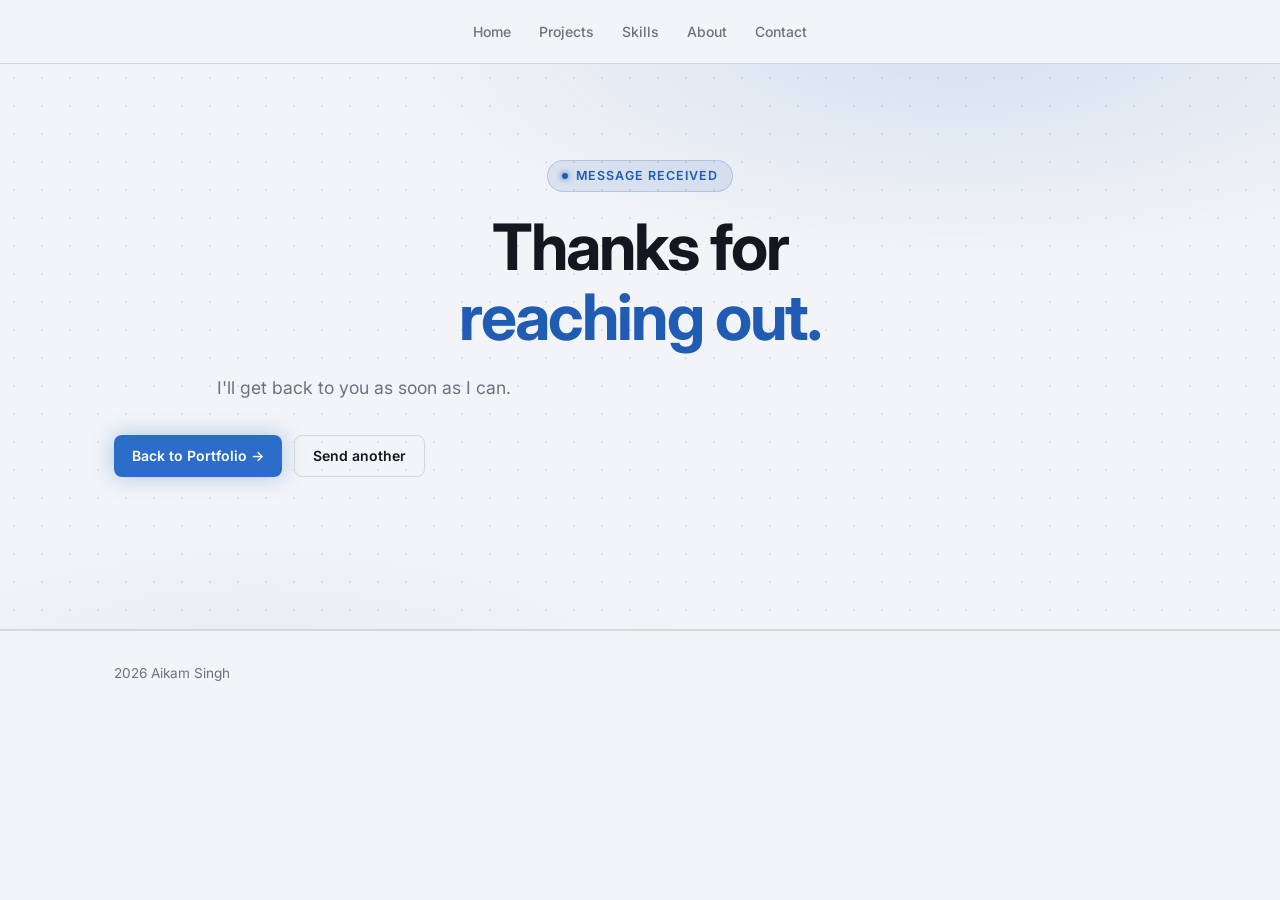
<file: success.html>
<!DOCTYPE html>
<html lang="en" data-theme="light">

<head>
  <meta charset="UTF-8" />
  <meta name="viewport" content="width=device-width, initial-scale=1.0" />
  <title>Message Sent</title>
  <link rel="preconnect" href="https://fonts.googleapis.com" />
  <link rel="preconnect" href="https://fonts.gstatic.com" crossorigin />
  <link href="https://fonts.googleapis.com/css2?family=Inter:wght@400;500;600;700&display=swap" rel="stylesheet" />
  <link rel="stylesheet" href="style.css" />
</head>

<body>

  <!-- ── Nav ───────────────────────────────────────────────────── -->
  <nav>
    <div class="container nav-inner">
      <ul class="nav-links">
        <li><a href="/#home">Home</a></li>
        <li><a href="/#projects">Projects</a></li>
        <li><a href="/#skills">Skills</a></li>
        <li><a href="/#about">About</a></li>
        <li><a href="/#contact">Contact</a></li>
      </ul>

      <div class="nav-actions">
        <button class="hamburger" id="hamburger" aria-label="Menu" aria-expanded="false">
          <span></span><span></span><span></span>
        </button>
      </div>
    </div>
  </nav>

  <!-- Mobile menu -->
  <div class="mobile-menu" id="mobile-menu">
    <a href="/#home">Home</a>
    <a href="/#projects">Projects</a>
    <a href="/#skills">Skills</a>
    <a href="/#about">About</a>
    <a href="/#contact">Contact</a>
  </div>

  <!-- ── Success ────────────────────────────────────────────────── -->
  <section id="home">
    <div class="hero-bg-grid" aria-hidden="true"></div>
    <div class="hero-glow" aria-hidden="true"></div>

    <div class="container">
      <div class="hero-grid hero-single-col">
        <div class="hero-text hero-text-centered">
          <div class="hero-tag">
            <span class="hero-tag-dot" aria-hidden="true"></span>
            Message received
          </div>
          <h1>Thanks for<br><span class="name">reaching out.</span></h1>
          <p class="hero-desc">I'll get back to you as soon as I can.</p>
          <div class="hero-cta">
            <a href="/" class="btn btn-primary btn-glow">Back to Portfolio →</a>
            <a href="/#contact" class="btn btn-outline">Send another</a>
          </div>
        </div>
      </div>
    </div>
  </section>

  <!-- ── Footer ─────────────────────────────────────────────────── -->
  <footer>
    <div class="container footer-inner">
      <p>2026 Aikam Singh</p>
    </div>
  </footer>

  <script src="main.js"></script>
</body>

</html>
</file>
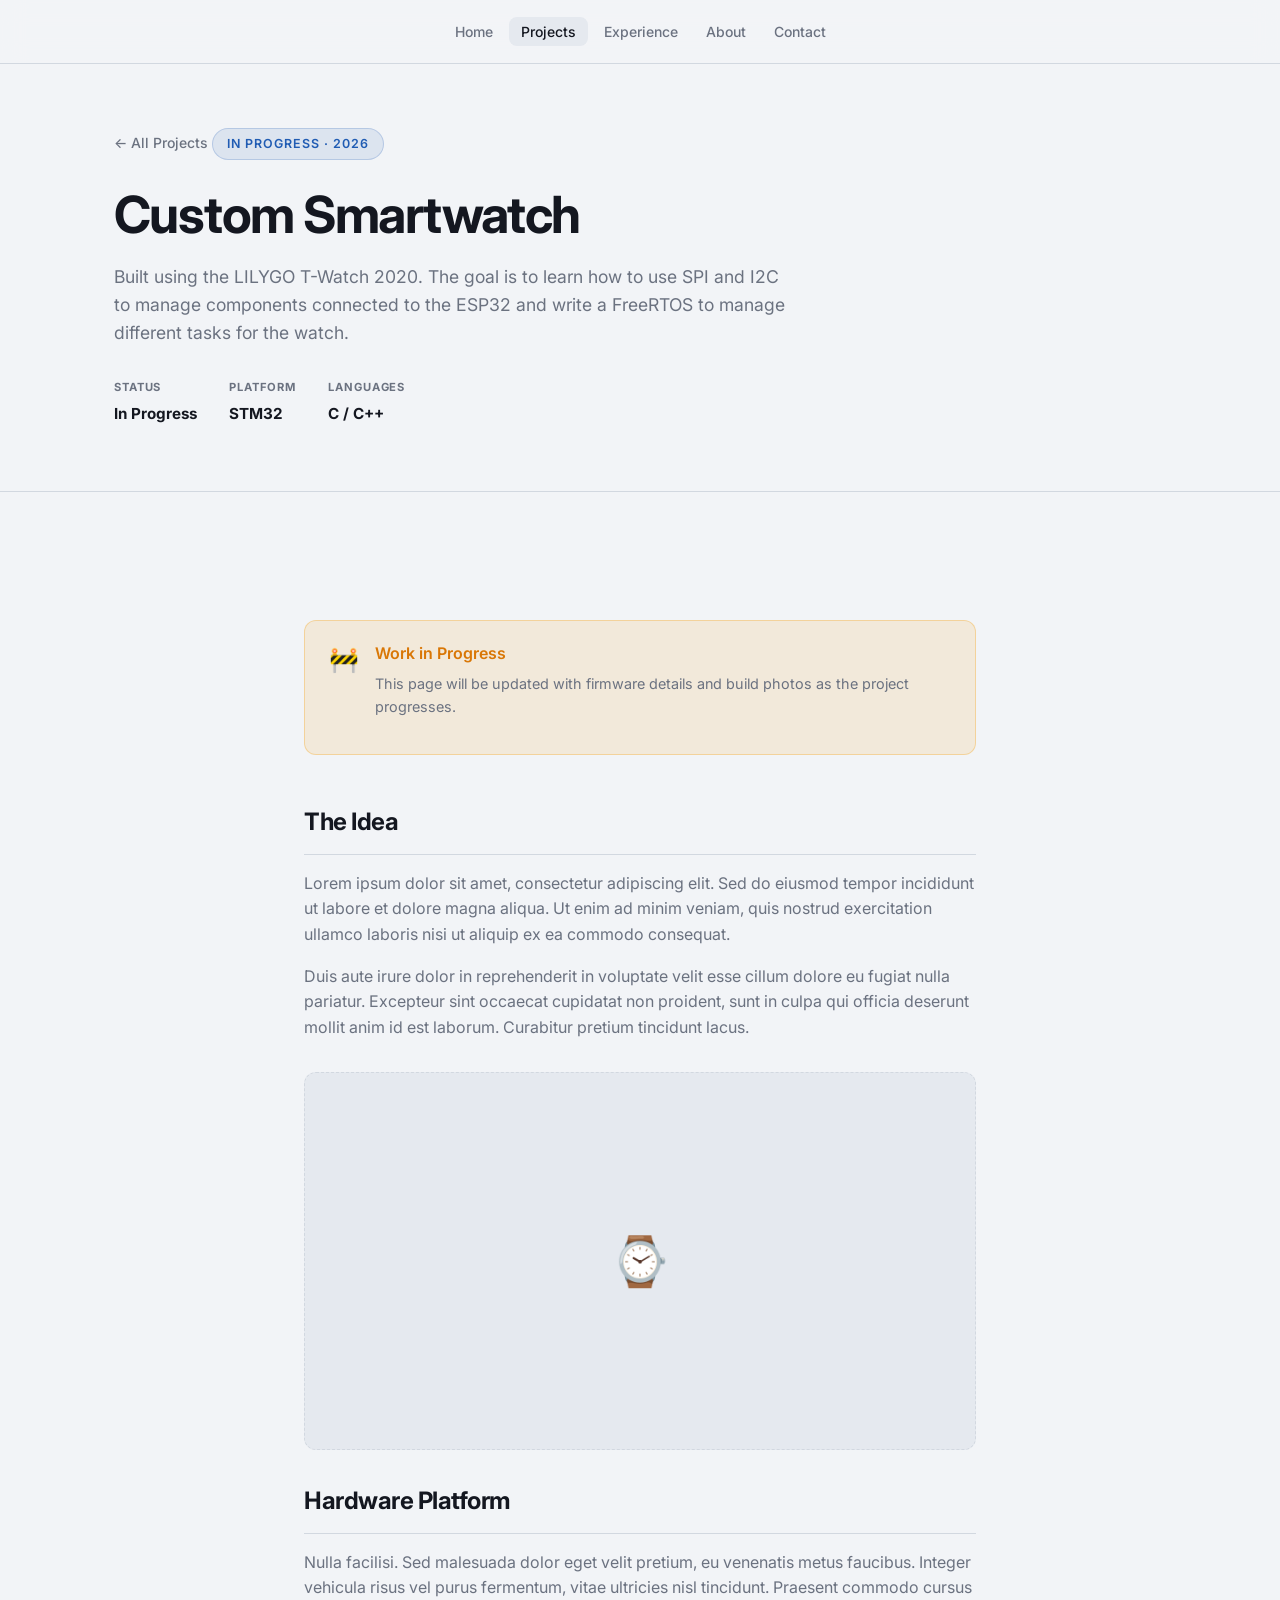
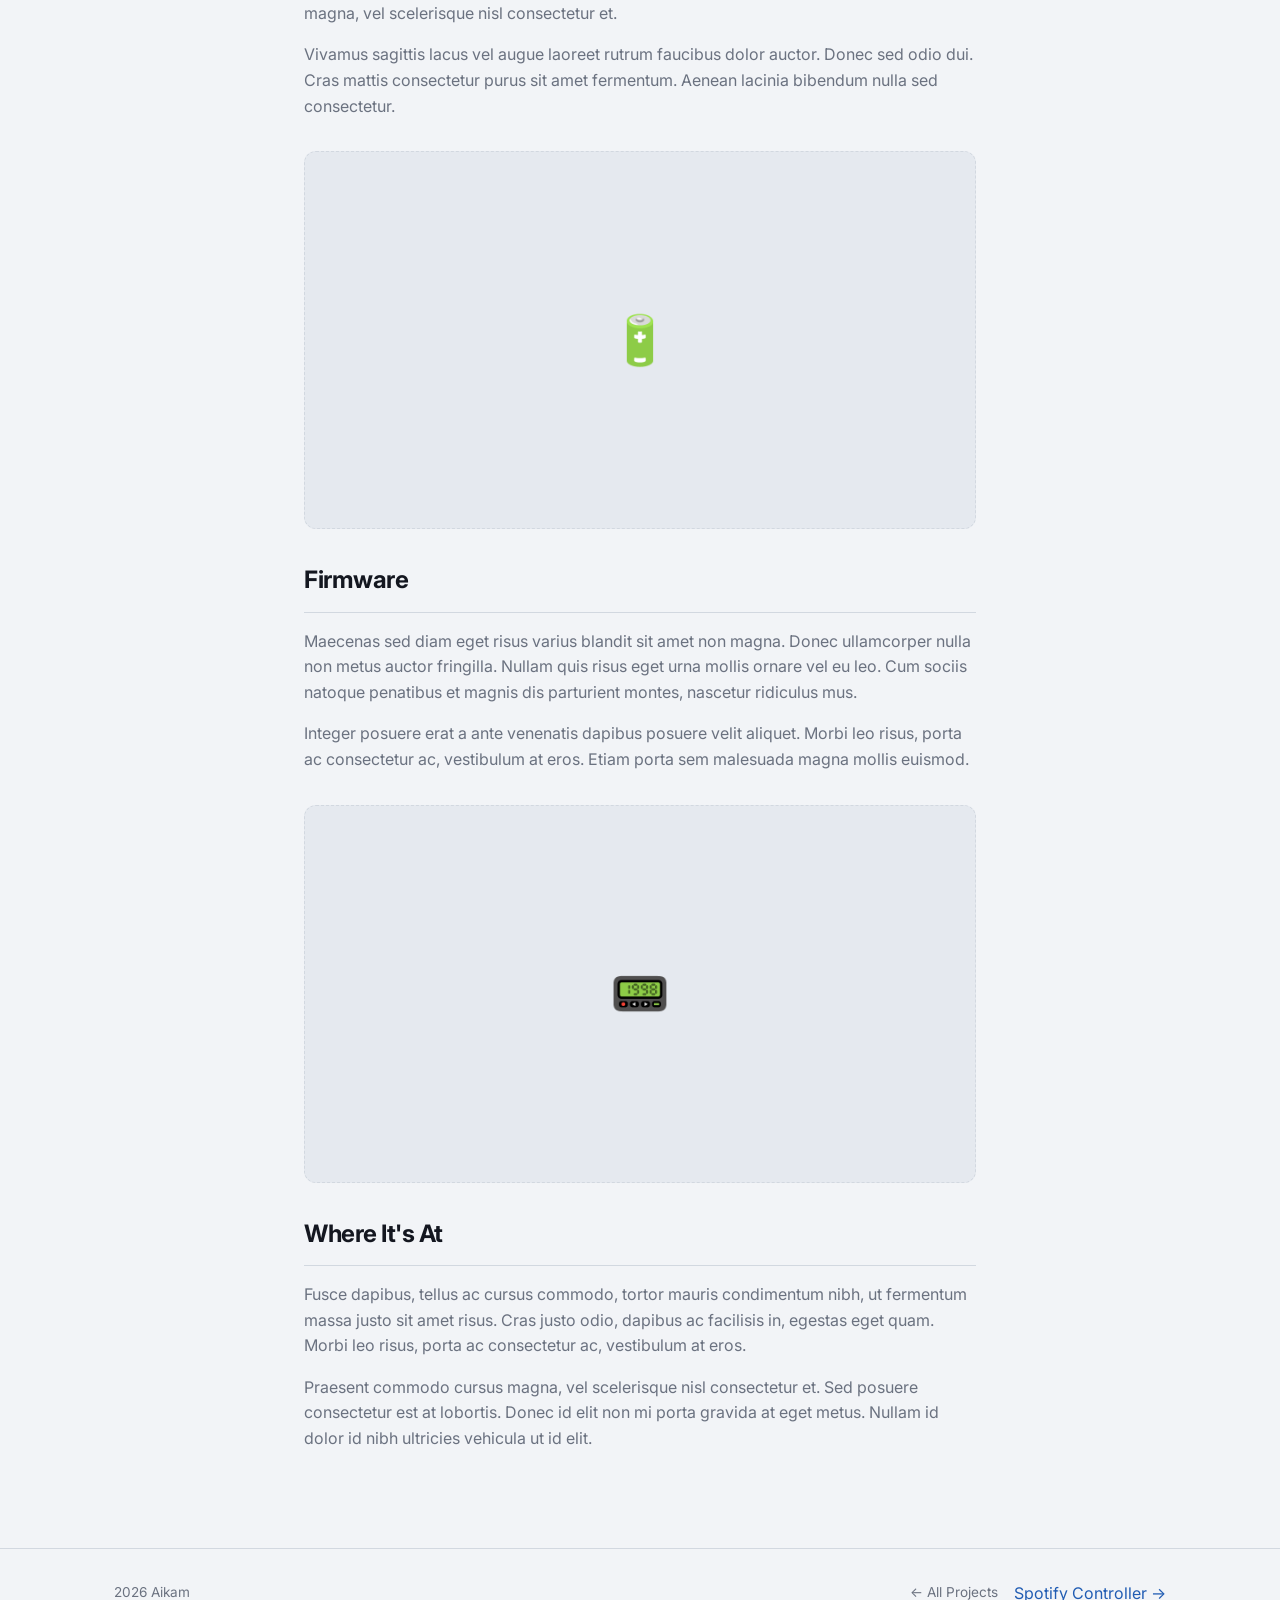
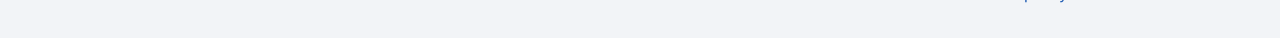
<file: projects/smartwatch.html>
<!DOCTYPE html>
<html lang="en" data-theme="light">

<head>
  <meta charset="UTF-8" />
  <meta name="viewport" content="width=device-width, initial-scale=1.0" />
  <title>Smartwatch — Aikam</title>
  <meta name="description"
    content="A custom-built smartwatch from scratch — PCB design, embedded firmware, and a compact OLED display." />
  <link rel="preconnect" href="https://fonts.googleapis.com" />
  <link rel="preconnect" href="https://fonts.gstatic.com" crossorigin />
  <link href="https://fonts.googleapis.com/css2?family=Inter:wght@400;500;600;700&display=swap" rel="stylesheet" />
  <link rel="stylesheet" href="../style.css" />
</head>

<body>

  <nav>
    <div class="container nav-inner">
      <ul class="nav-links">
        <li><a href="../index.html#home">Home</a></li>
        <li><a href="../index.html#projects" class="active">Projects</a></li>
        <li><a href="../index.html#experience">Experience</a></li>
        <li><a href="../index.html#about">About</a></li>
        <li><a href="../index.html#contact">Contact</a></li>
      </ul>
      <div class="nav-actions">
<button class="hamburger" id="hamburger" aria-label="Menu" aria-expanded="false">
          <span></span><span></span><span></span>
        </button>
      </div>
    </div>
  </nav>
  <div class="mobile-menu" id="mobile-menu">
    <a href="../index.html#home">Home</a>
    <a href="../index.html#projects">Projects</a>
    <a href="../index.html#experience">Experience</a>
    <a href="../index.html#about">About</a>
    <a href="../index.html#contact">Contact</a>
  </div>

  <div class="project-hero project-hero--pad">
    <div class="container">
      <a href="../index.html#projects" class="back-link">← All Projects</a>
      <div class="hero-tag">In Progress · 2026</div>
      <h1>Custom Smartwatch</h1>
      <p class="lead">
        Built using the LILYGO T-Watch 2020. The goal is to learn how to use SPI and I2C to manage components connected
        to the ESP32 and write a FreeRTOS to manage different tasks for the watch.
      </p>
      <div class="meta-strip">
        <div class="meta-item">
          <span>Status</span>
          <strong>In Progress</strong>
        </div>
        <div class="meta-item">
          <span>Platform</span>
          <strong>STM32</strong>
        </div>
        <div class="meta-item">
          <span>Languages</span>
          <strong>C / C++</strong>
        </div>
      </div>
    </div>
  </div>

  <div class="content-section">
    <div class="container container-narrow">

      <div class="wip-banner">
        <div class="wip-banner-icon">🚧</div>
        <div>
          <h3>Work in Progress</h3>
          <p>This page will be updated with firmware details and build photos as the project progresses.</p>
        </div>
      </div>

      <h2>The Idea</h2>
      <p>
        Lorem ipsum dolor sit amet, consectetur adipiscing elit. Sed do eiusmod tempor incididunt ut labore et dolore
        magna aliqua. Ut enim ad minim veniam, quis nostrud exercitation ullamco laboris nisi ut aliquip ex ea commodo
        consequat.
      </p>
      <p>
        Duis aute irure dolor in reprehenderit in voluptate velit esse cillum dolore eu fugiat nulla pariatur. Excepteur
        sint occaecat cupidatat non proident, sunt in culpa qui officia deserunt mollit anim id est laborum. Curabitur
        pretium tincidunt lacus.
      </p>

      <div class="placeholder-img">⌚</div>

      <h2>Hardware Platform</h2>
      <!-- Talk about how the watch platform is the LILYGO and the main purpose is the firmware -->
      <p>
        Nulla facilisi. Sed malesuada dolor eget velit pretium, eu venenatis metus faucibus. Integer vehicula risus vel
        purus fermentum, vitae ultricies nisl tincidunt. Praesent commodo cursus magna, vel scelerisque nisl consectetur
        et.
      </p>
      <p>
        Vivamus sagittis lacus vel augue laoreet rutrum faucibus dolor auctor. Donec sed odio dui. Cras mattis
        consectetur purus sit amet fermentum. Aenean lacinia bibendum nulla sed consectetur.
      </p>

      <div class="placeholder-img">🔋</div>

      <h2>Firmware</h2>
      <p>
        Maecenas sed diam eget risus varius blandit sit amet non magna. Donec ullamcorper nulla non metus auctor
        fringilla. Nullam quis risus eget urna mollis ornare vel eu leo. Cum sociis natoque penatibus et magnis dis
        parturient montes, nascetur ridiculus mus.
      </p>
      <p>
        Integer posuere erat a ante venenatis dapibus posuere velit aliquet. Morbi leo risus, porta ac consectetur ac,
        vestibulum at eros. Etiam porta sem malesuada magna mollis euismod.
      </p>

      <div class="placeholder-img">📟</div>

      <h2>Where It's At</h2>
      <p>
        Fusce dapibus, tellus ac cursus commodo, tortor mauris condimentum nibh, ut fermentum massa justo sit amet
        risus. Cras justo odio, dapibus ac facilisis in, egestas eget quam. Morbi leo risus, porta ac consectetur ac,
        vestibulum at eros.
      </p>
      <p>
        Praesent commodo cursus magna, vel scelerisque nisl consectetur et. Sed posuere consectetur est at lobortis.
        Donec id elit non mi porta gravida at eget metus. Nullam id dolor id nibh ultricies vehicula ut id elit.
      </p>

    </div>
  </div>

  <footer>
    <div class="container footer-inner">
      <p>2026 Aikam</p>
      <div class="footer-nav">
        <a href="../index.html#projects" class="footer-link-muted">← All Projects</a>
        <a href="spotify.html" class="footer-link">Spotify Controller →</a>
      </div>
    </div>
  </footer>

  <script src="../main.js"></script>
</body>

</html>
</file>
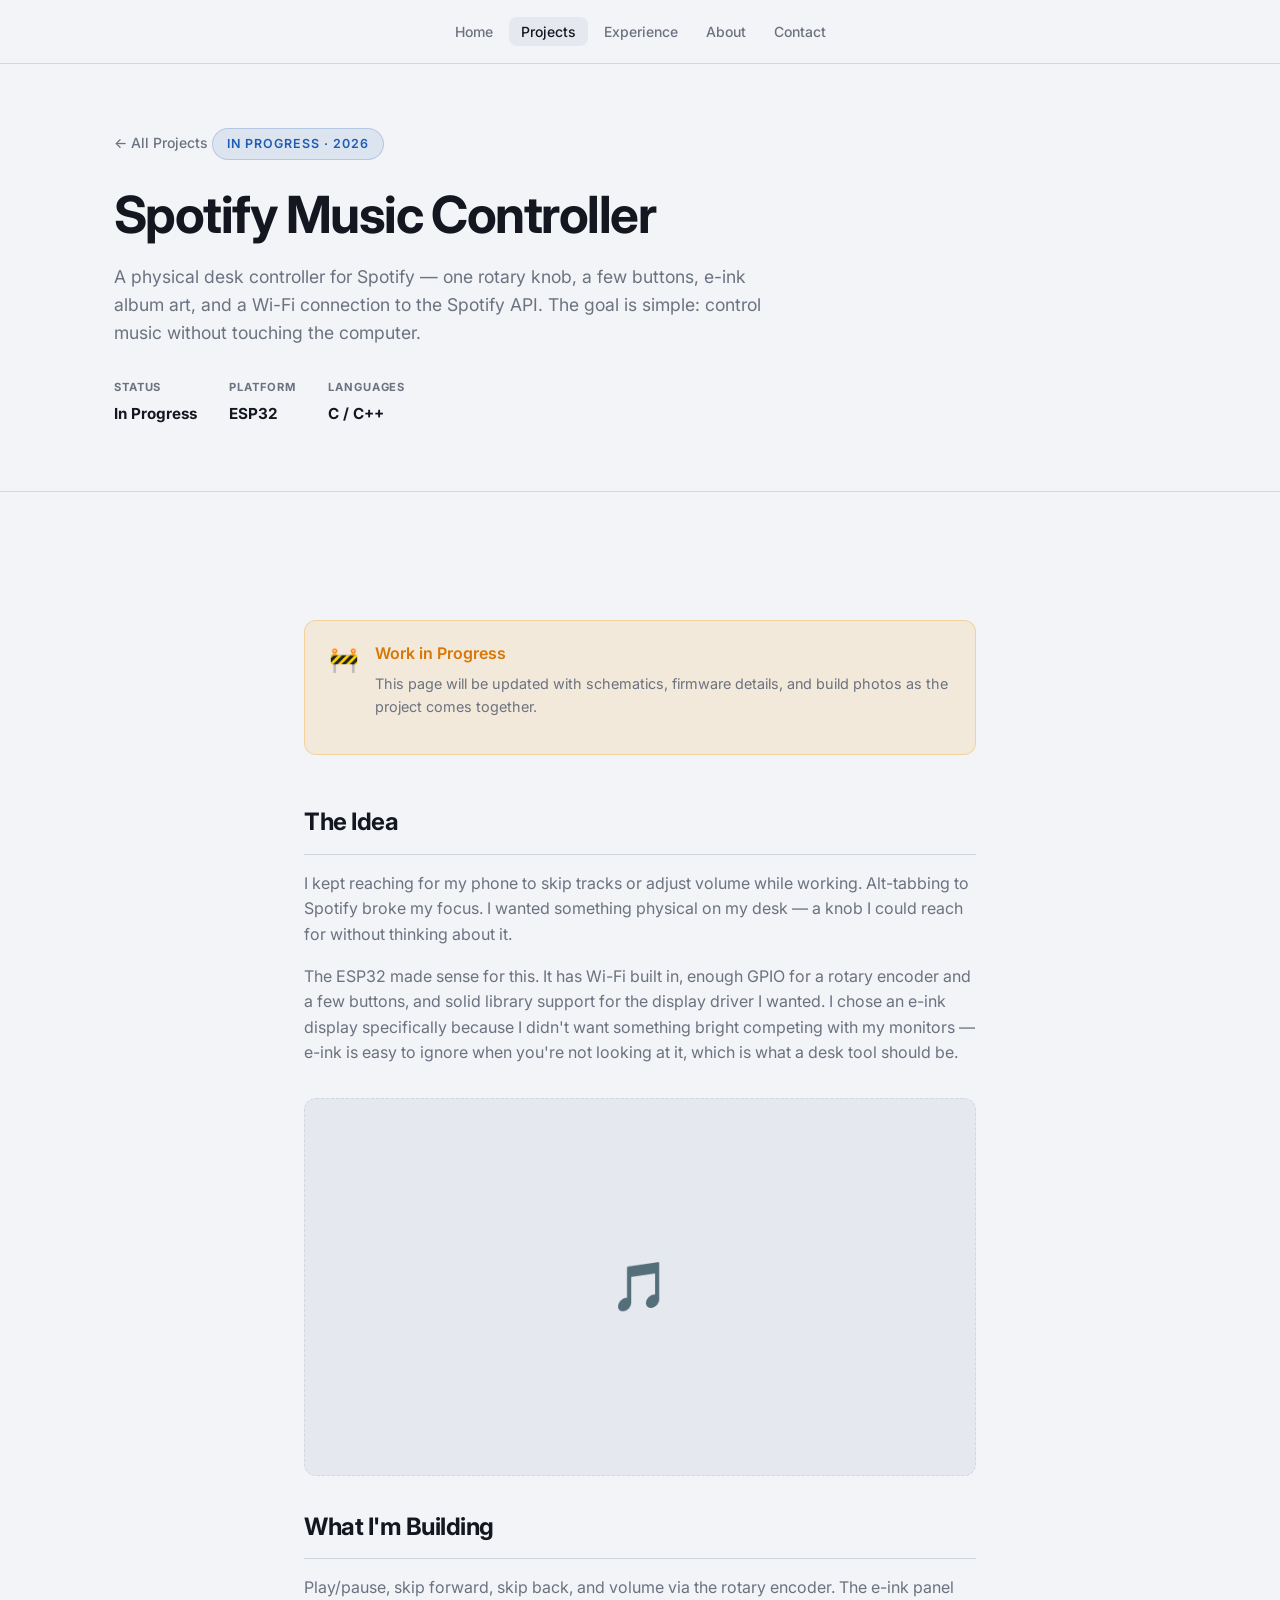
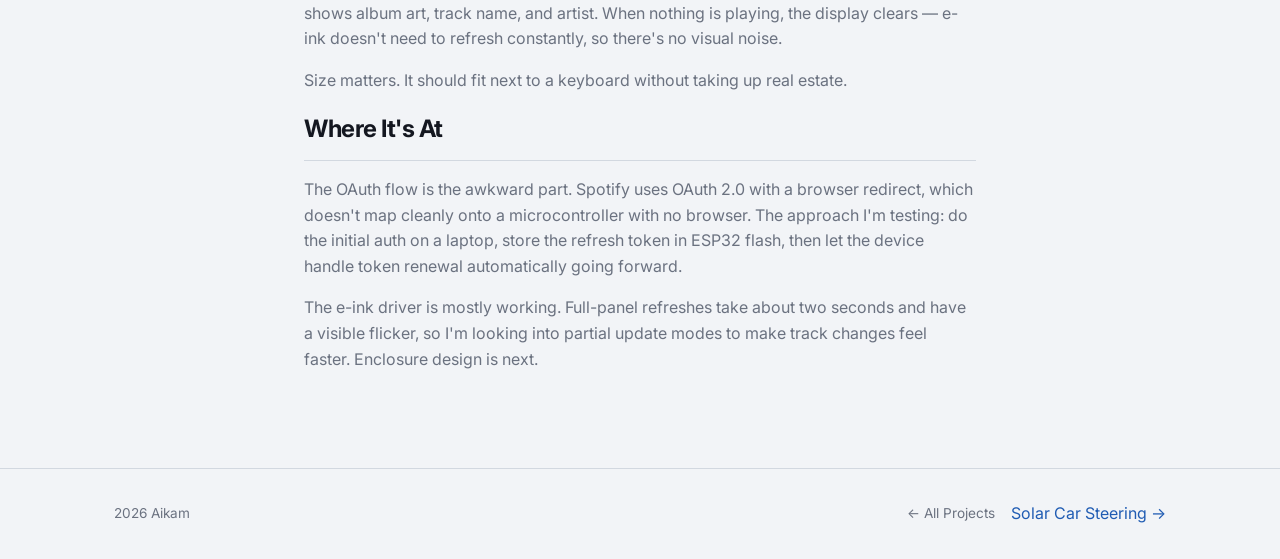
<file: projects/spotify.html>
<!DOCTYPE html>
<html lang="en" data-theme="light">
<head>
  <meta charset="UTF-8" />
  <meta name="viewport" content="width=device-width, initial-scale=1.0" />
  <title>Spotify Music Controller — Aikam</title>
  <meta name="description" content="A physical hardware Spotify controller with rotary encoder, e-ink display, and local API integration." />
  <link rel="preconnect" href="https://fonts.googleapis.com" />
  <link rel="preconnect" href="https://fonts.gstatic.com" crossorigin />
  <link href="https://fonts.googleapis.com/css2?family=Inter:wght@400;500;600;700&display=swap" rel="stylesheet" />
  <link rel="stylesheet" href="../style.css" />
</head>
<body>

<nav>
  <div class="container nav-inner">
    <ul class="nav-links">
      <li><a href="../index.html#home">Home</a></li>
      <li><a href="../index.html#projects" class="active">Projects</a></li>
      <li><a href="../index.html#experience">Experience</a></li>
      <li><a href="../index.html#about">About</a></li>
      <li><a href="../index.html#contact">Contact</a></li>
    </ul>
    <div class="nav-actions">
<button class="hamburger" id="hamburger" aria-label="Menu" aria-expanded="false">
        <span></span><span></span><span></span>
      </button>
    </div>
  </div>
</nav>
<div class="mobile-menu" id="mobile-menu">
  <a href="../index.html#home">Home</a>
  <a href="../index.html#projects">Projects</a>
  <a href="../index.html#experience">Experience</a>
  <a href="../index.html#about">About</a>
  <a href="../index.html#contact">Contact</a>
</div>

<div class="project-hero project-hero--pad">
  <div class="container">
    <a href="../index.html#projects" class="back-link">← All Projects</a>
    <div class="hero-tag">In Progress · 2026</div>
    <h1>Spotify Music Controller</h1>
    <p class="lead">
      A physical desk controller for Spotify — one rotary knob, a few buttons, e-ink album art, and a Wi-Fi connection to the Spotify API. The goal is simple: control music without touching the computer.
    </p>
    <div class="meta-strip">
      <div class="meta-item">
        <span>Status</span>
        <strong>In Progress</strong>
      </div>
      <div class="meta-item">
        <span>Platform</span>
        <strong>ESP32</strong>
      </div>
      <div class="meta-item">
        <span>Languages</span>
        <strong>C / C++</strong>
      </div>
    </div>
  </div>
</div>

<div class="content-section">
  <div class="container container-narrow">

    <div class="wip-banner">
      <div class="wip-banner-icon">🚧</div>
      <div>
        <h3>Work in Progress</h3>
        <p>This page will be updated with schematics, firmware details, and build photos as the project comes together.</p>
      </div>
    </div>

    <h2>The Idea</h2>
    <p>
      I kept reaching for my phone to skip tracks or adjust volume while working. Alt-tabbing to Spotify broke my focus. I wanted something physical on my desk — a knob I could reach for without thinking about it.
    </p>
    <p>
      The ESP32 made sense for this. It has Wi-Fi built in, enough GPIO for a rotary encoder and a few buttons, and solid library support for the display driver I wanted. I chose an e-ink display specifically because I didn't want something bright competing with my monitors — e-ink is easy to ignore when you're not looking at it, which is what a desk tool should be.
    </p>

    <div class="placeholder-img">🎵</div>

    <h2>What I'm Building</h2>
    <p>
      Play/pause, skip forward, skip back, and volume via the rotary encoder. The e-ink panel shows album art, track name, and artist. When nothing is playing, the display clears — e-ink doesn't need to refresh constantly, so there's no visual noise.
    </p>
    <p>
      Size matters. It should fit next to a keyboard without taking up real estate.
    </p>

    <h2>Where It's At</h2>
    <p>
      The OAuth flow is the awkward part. Spotify uses OAuth 2.0 with a browser redirect, which doesn't map cleanly onto a microcontroller with no browser. The approach I'm testing: do the initial auth on a laptop, store the refresh token in ESP32 flash, then let the device handle token renewal automatically going forward.
    </p>
    <p>
      The e-ink driver is mostly working. Full-panel refreshes take about two seconds and have a visible flicker, so I'm looking into partial update modes to make track changes feel faster. Enclosure design is next.
    </p>

  </div>
</div>

<footer>
  <div class="container footer-inner">
    <p>2026 Aikam</p>
    <div class="footer-nav">
      <a href="../index.html#projects" class="footer-link-muted">← All Projects</a>
      <a href="solar-car.html" class="footer-link">Solar Car Steering →</a>
    </div>
  </div>
</footer>

<script src="../main.js"></script>
</body>
</html>
</file>
<file: style.css>
/* ── Reset & Base ─────────────────────────────────────────────── */
*, *::before, *::after { box-sizing: border-box; margin: 0; padding: 0; }

/* Midnight + Blue — default dark theme */
:root {
  --bg:        #0E1116;
  --bg-alt:    #13171F;
  --surface:   #181C24;
  --border:    #252A35;
  --text:      #F4F4F5;
  --text-muted:#9DA5B0;
  --accent:    #2B6DC9;
  --accent-lt: #387EE0;
  --accent-fg: #0E1116;
  --nav-h:     64px;
  --radius:    12px;
  --shadow:    0 2px 24px rgba(0,0,0,.5);
  --transition:200ms ease;
}

/* Light mode — cool off-white to stay on-brand */
[data-theme="light"] {
  --bg:        #F2F4F7;
  --bg-alt:    #E5E9EF;
  --surface:   #FFFFFF;
  --border:    #D2D8E0;
  --text:      #141720;
  --text-muted:#6B7280;
  --accent:    #2B6DC9;
  --accent-lt: #205CB3;
  --accent-fg: #FFFFFF;
  --shadow:    0 2px 20px rgba(0,0,0,.08);
}

html { scroll-behavior: smooth; }

body {
  font-family: 'Inter', -apple-system, BlinkMacSystemFont, 'Segoe UI', sans-serif;
  background: var(--bg);
  color: var(--text);
  line-height: 1.6;
  transition: background var(--transition), color var(--transition);
}

img { max-width: 100%; display: block; }
a { color: inherit; text-decoration: none; }

/* ── Typography ───────────────────────────────────────────────── */
h1 { font-size: clamp(2.4rem, 6vw, 4rem); font-weight: 700; line-height: 1.1; letter-spacing: -.03em; }
h2 { font-size: clamp(1.6rem, 4vw, 2.4rem); font-weight: 700; letter-spacing: -.02em; }
h3 { font-size: 1.2rem; font-weight: 600; }
p  { color: var(--text-muted); font-size: 1rem; }

/* ── Layout helpers ───────────────────────────────────────────── */
.container { max-width: 1100px; margin: 0 auto; padding: 0 24px; }
section { padding: 96px 0; }

/* ── Cursor glow (desktop only) ───────────────────────────────── */
.cursor-glow {
  position: fixed; top: 0; left: 0;
  width: 700px; height: 700px;
  border-radius: 50%;
  transform: translate(calc(var(--cx, -9999px) - 50%), calc(var(--cy, -9999px) - 50%));
  background: radial-gradient(circle,
    color-mix(in srgb, var(--accent-lt) 5%, transparent) 0%,
    transparent 65%);
  pointer-events: none; z-index: 1;
  will-change: transform;
}
@media (pointer: coarse) { .cursor-glow { display: none; } }

/* ── Nav ──────────────────────────────────────────────────────── */
nav {
  position: sticky; top: 0; z-index: 100;
  background: color-mix(in srgb, var(--bg) 85%, transparent);
  backdrop-filter: blur(12px);
  -webkit-backdrop-filter: blur(12px);
  border-bottom: 1px solid var(--border);
  height: var(--nav-h);
  transition: background var(--transition), border-color var(--transition);
}

.nav-inner {
  display: flex; align-items: center; justify-content: center;
  height: 100%;
}

.nav-logo {
  font-size: 1rem; font-weight: 700; letter-spacing: -.02em;
  color: var(--text);
}
.nav-logo span { color: var(--accent-lt); }

.nav-links {
  display: flex; align-items: center; gap: 4px;
  list-style: none;
}
.nav-links a {
  font-size: .875rem; font-weight: 500; padding: 6px 12px;
  border-radius: 8px; color: var(--text-muted);
  transition: color var(--transition), background var(--transition);
}
.nav-links a:hover, .nav-links a.active {
  color: var(--text); background: var(--bg-alt);
}

.nav-actions { display: flex; align-items: center; gap: 8px; }

.btn-theme {
  background: none; border: 1px solid var(--border);
  border-radius: 8px; width: 36px; height: 36px;
  cursor: pointer; display: grid; place-items: center;
  color: var(--text-muted); transition: all var(--transition);
  font-size: 1rem;
}
.btn-theme:hover { background: var(--bg-alt); color: var(--text); }

.btn {
  display: inline-flex; align-items: center; gap: 6px;
  font-size: .875rem; font-weight: 600; padding: 9px 18px;
  border-radius: 8px; cursor: pointer;
  transition: all .2s ease;
  border: none; font-family: inherit;
}
.btn-primary {
  background: var(--accent); color: var(--accent-fg);
}
[data-theme="light"] .btn-primary { color: #ffffff; }
.btn-primary:hover { opacity: .88; transform: translateY(-1px); }
.btn-outline {
  background: transparent; color: var(--text);
  border: 1px solid var(--border);
}
.btn-outline:hover { background: var(--bg-alt); transform: translateY(-1px); }

/* Glowing primary CTA */
.btn-glow {
  box-shadow: 0 0 22px color-mix(in srgb, var(--accent) 35%, transparent);
}
.btn-glow:hover {
  box-shadow: 0 0 36px color-mix(in srgb, var(--accent) 55%, transparent);
}

.hamburger {
  display: none; flex-direction: column; gap: 5px;
  background: none; border: none; cursor: pointer; padding: 4px;
}
.hamburger span {
  display: block; width: 22px; height: 2px;
  background: var(--text); border-radius: 2px;
  transition: transform .2s, opacity .2s;
}

/* Mobile nav */
.mobile-menu {
  display: none; position: fixed; inset: var(--nav-h) 0 0 0;
  background: var(--bg); border-top: 1px solid var(--border);
  padding: 24px; flex-direction: column; gap: 8px; z-index: 99;
}
.mobile-menu.open { display: flex; }
.mobile-menu a {
  padding: 12px 16px; border-radius: 8px; font-weight: 500;
  color: var(--text-muted);
}
.mobile-menu a:hover { background: var(--bg-alt); color: var(--text); }

/* ── Hero ─────────────────────────────────────────────────────── */
#home {
  position: relative;
  overflow: hidden;
  padding: 96px 0 112px;
  border-bottom: 1px solid var(--border);
}

/* Dot grid — PCB-inspired */
.hero-bg-grid {
  position: absolute; inset: 0;
  background-image: radial-gradient(
    circle,
    color-mix(in srgb, var(--border) 70%, transparent) 1px,
    transparent 1px
  );
  background-size: 28px 28px;
  pointer-events: none;
}

/* Ambient glow */
.hero-glow {
  position: absolute; inset: 0;
  background:
    radial-gradient(ellipse 80% 70% at 75% -5%,
      color-mix(in srgb, var(--accent) 14%, transparent), transparent 58%),
    radial-gradient(ellipse 60% 50% at 20% 110%,
      color-mix(in srgb, var(--accent) 6%, transparent), transparent 60%);
  pointer-events: none;
  animation: glow-breathe 8s ease-in-out infinite;
}
@keyframes glow-breathe {
  0%, 100% { opacity: 1; }
  50%       { opacity: .6; }
}

.hero-grid {
  display: grid;
  grid-template-columns: 1fr 320px;
  gap: 80px; align-items: center;
  position: relative; z-index: 2;
}

/* Hero text — stagger on page load via CSS animation */
@keyframes hero-in {
  from { opacity: 0; transform: translateY(16px); }
  to   { opacity: 1; transform: none; }
}

.hero-text > *:nth-child(1) { animation: hero-in .5s  .08s ease both; }
.hero-text > *:nth-child(2) { animation: hero-in .55s .18s ease both; }
.hero-text > *:nth-child(3) { animation: hero-in .55s .28s ease both; }
.hero-text > *:nth-child(4) { animation: hero-in .55s .38s ease both; }
.hero-text > *:nth-child(5) { animation: hero-in .55s .48s ease both; }

.hero-photo-wrap { animation: hero-in .6s .28s ease both; }

.hero-tag {
  display: inline-flex; align-items: center; gap: 8px;
  font-size: .78rem; font-weight: 600; letter-spacing: .08em; text-transform: uppercase;
  color: var(--accent-lt);
  background: color-mix(in srgb, var(--accent-lt) 10%, transparent);
  border: 1px solid color-mix(in srgb, var(--accent-lt) 20%, transparent);
  padding: 5px 14px; border-radius: 100px; margin-bottom: 20px;
}
.hero-tag-dot {
  width: 6px; height: 6px; border-radius: 50%;
  background: var(--accent-lt);
  box-shadow: 0 0 6px var(--accent-lt);
  animation: dot-pulse 2s ease-in-out infinite;
  flex-shrink: 0;
}
@keyframes dot-pulse {
  0%, 100% { opacity: 1; box-shadow: 0 0 6px var(--accent-lt); }
  50%       { opacity: .5; box-shadow: 0 0 12px var(--accent-lt); }
}

.hero-text h1 { margin-bottom: 20px; }
.hero-text h1 .name { display: block; color: var(--accent-lt); }

.hero-desc { font-size: 1.1rem; max-width: 500px; margin-bottom: 32px; line-height: 1.7; }

.hero-cta { display: flex; flex-wrap: wrap; gap: 12px; margin-bottom: 40px; }

.hero-links { display: flex; gap: 20px; }
.hero-link {
  font-size: .875rem; font-weight: 500; color: var(--text-muted);
  display: flex; align-items: center; gap: 7px;
  border-bottom: 1px solid transparent;
  transition: color var(--transition), border-color var(--transition);
  padding-bottom: 2px;
}
.hero-link:hover { color: var(--text); border-color: var(--text); }

/* Hero photo */
.hero-photo-wrap { position: relative; }

.hero-photo {
  position: relative; z-index: 1;
  border-radius: var(--radius);
  overflow: hidden;
}
.hero-photo img {
  width: 100%; aspect-ratio: 3/4; object-fit: cover;
  border-radius: var(--radius);
  box-shadow: 0 0 0 1px var(--border), var(--shadow);
  transition: transform .4s ease;
}
.hero-photo-wrap:hover .hero-photo img { transform: scale(1.02); }

/* Decorative offset ring */
.hero-photo-ring {
  position: absolute;
  inset: 14px -14px -14px 14px;
  border: 2px solid color-mix(in srgb, var(--accent-lt) 28%, transparent);
  border-radius: var(--radius);
  z-index: 0;
  pointer-events: none;
}


/* ── Section header ───────────────────────────────────────────── */
.section-header { margin-bottom: 56px; }
.section-header h2 { margin-bottom: 12px; }
.section-header p { max-width: 520px; font-size: 1.05rem; }

.section-label {
  font-size: .72rem; font-weight: 700; letter-spacing: .11em; text-transform: uppercase;
  color: var(--accent-lt); margin-bottom: 12px; display: block;
}

/* ── Projects ─────────────────────────────────────────────────── */
#projects { background: var(--bg-alt); }

.projects-grid {
  display: grid;
  grid-template-columns: repeat(auto-fill, minmax(320px, 1fr));
  gap: 24px;
}

.project-card {
  background: var(--surface); border: 1px solid var(--border);
  border-radius: var(--radius); overflow: hidden;
  box-shadow: var(--shadow);
  transition: transform .25s ease, box-shadow .25s ease, border-color .25s ease;
  display: flex; flex-direction: column;
}
.project-card:hover {
  transform: translateY(-6px);
  box-shadow: 0 24px 60px rgba(0,0,0,.3);
  border-color: color-mix(in srgb, var(--accent-lt) 28%, var(--border));
}
[data-theme="light"] .project-card:hover { box-shadow: 0 12px 40px rgba(0,0,0,.12); }

.project-img {
  aspect-ratio: 16/9; overflow: hidden;
  background: var(--bg-alt);
  position: relative;
}
.project-img img {
  width: 100%; height: 100%; object-fit: cover;
  transition: transform .45s ease;
}
.project-card:hover .project-img img { transform: scale(1.05); }

/* Overlay gradient for depth */
.project-img-overlay {
  position: absolute; inset: 0;
  background: linear-gradient(to bottom, transparent 55%, rgba(0,0,0,.35));
  opacity: 0; transition: opacity .3s ease;
  pointer-events: none;
}
.project-card:hover .project-img-overlay { opacity: 1; }

.project-img-placeholder {
  width: 100%; height: 100%;
  display: grid; place-items: center;
  color: var(--text-muted);
}

.project-body { padding: 24px; flex: 1; display: flex; flex-direction: column; }
.project-meta {
  display: flex; align-items: center; justify-content: space-between;
  margin-bottom: 10px;
}

.tag {
  font-size: .68rem; font-weight: 700; letter-spacing: .06em; text-transform: uppercase;
  padding: 3px 9px; border-radius: 4px;
  background: color-mix(in srgb, var(--accent-lt) 12%, transparent);
  color: var(--accent-lt);
}
.tag-wip { background: color-mix(in srgb, #f59e0b 12%, transparent); color: #f59e0b; }
[data-theme="light"] .tag-wip { color: #d97706; }

.project-body h3 { font-size: 1.15rem; margin-bottom: 8px; }
.project-body p { font-size: .9rem; flex: 1; margin-bottom: 20px; }

.project-footer { display: flex; align-items: center; justify-content: space-between; }
.project-chips { display: flex; flex-wrap: wrap; gap: 6px; }
.chip {
  font-size: .68rem; font-weight: 500; padding: 3px 9px;
  border: 1px solid var(--border); border-radius: 4px;
  color: var(--text-muted);
  transition: border-color .2s, color .2s;
}
.project-card:hover .chip {
  border-color: color-mix(in srgb, var(--accent-lt) 25%, var(--border));
}

.project-arrow {
  font-size: 1rem; color: var(--text-muted);
  transition: transform .2s, color .2s;
}
.project-card:hover .project-arrow { transform: translate(3px,-3px); color: var(--accent-lt); }

/* ── Skills ───────────────────────────────────────────────────── */
#skills { background: var(--bg); }

.skills-categories { display: flex; flex-direction: column; gap: 48px; }

.skill-cat-block {}

.skill-cat-label {
  font-size: .7rem; font-weight: 700; letter-spacing: .1em; text-transform: uppercase;
  color: var(--text-muted); margin-bottom: 16px; display: block;
}

/* Icon grid */
.skill-icon-grid {
  display: grid;
  grid-template-columns: repeat(auto-fill, minmax(90px, 1fr));
  gap: 10px;
}

.skill-icon-card {
  display: flex; flex-direction: column; align-items: center;
  gap: 10px; padding: 18px 10px 14px;
  background: var(--surface); border: 1px solid var(--border);
  border-radius: 12px; text-align: center; cursor: default;
  transition: transform .2s ease, box-shadow .2s ease, border-color .2s ease;
}
.skill-icon-card:hover {
  transform: translateY(-4px);
  box-shadow: 0 10px 28px rgba(0,0,0,.22);
  border-color: color-mix(in srgb, var(--accent-lt) 32%, var(--border));
}


/* Custom inline SVG icons */
.skill-svg {
  width: 34px; height: 34px;
  color: var(--text-muted);
  transition: color .2s ease, transform .2s ease;
  flex-shrink: 0;
}
.skill-icon-card:hover .skill-svg {
  color: var(--accent-lt);
  transform: scale(1.1);
}

.skill-icon-card span {
  font-size: .7rem; font-weight: 600; color: var(--text-muted);
  letter-spacing: .01em; line-height: 1.2;
  transition: color .2s;
}
.skill-icon-card:hover span { color: var(--text); }

/* ── Resume — compact card ────────────────────────────────────── */
#resume { background: var(--bg-alt); padding: 64px 0; }

.resume-compact {
  display: flex; align-items: center; justify-content: space-between;
  gap: 40px; padding: 40px 48px;
  background: var(--surface); border: 1px solid var(--border);
  border-radius: 16px; box-shadow: var(--shadow);
  transition: border-color var(--transition), box-shadow var(--transition);
}
.resume-compact:hover {
  border-color: color-mix(in srgb, var(--accent-lt) 25%, var(--border));
  box-shadow: 0 8px 40px rgba(0,0,0,.2);
}

.resume-compact-left .section-label { margin-bottom: 8px; }
.resume-compact-left h2 { font-size: clamp(1.4rem, 3vw, 1.9rem); margin-bottom: 8px; }
.resume-compact-left p { font-size: .9rem; }

.resume-compact-right {
  display: flex; gap: 12px; flex-shrink: 0; flex-wrap: wrap; justify-content: flex-end;
}

/* ── About ────────────────────────────────────────────────────── */
#about { background: var(--bg); }

.about-grid {
  display: grid; grid-template-columns: 1fr 1fr; gap: 80px; align-items: center;
}
.about-photo img {
  width: 100%; border-radius: var(--radius);
  box-shadow: var(--shadow); object-fit: cover;
  transition: transform .4s ease;
}
.about-photo:hover img { transform: scale(1.01); }

.about-text h2 { margin-bottom: 16px; }
.about-text p { margin-bottom: 16px; line-height: 1.75; }

.about-badges {
  display: flex; flex-wrap: wrap; gap: 10px; margin-top: 28px;
}
.about-badge {
  font-size: .8rem; font-weight: 600;
  padding: 7px 16px; border-radius: 100px;
  background: var(--bg-alt);
  border: 1px solid var(--border);
  color: var(--text-muted);
  transition: all .2s ease;
}
.about-badge:hover {
  border-color: color-mix(in srgb, var(--accent-lt) 30%, var(--border));
  color: var(--text);
}

/* ── Contact ──────────────────────────────────────────────────── */
#contact { background: var(--bg-alt); }
.contact-wrapper { max-width: 640px; }
.contact-links { display: flex; flex-direction: column; gap: 16px; }
.contact-link {
  display: flex; align-items: center; gap: 16px;
  padding: 20px 24px; background: var(--surface);
  border: 1px solid var(--border); border-radius: var(--radius);
  box-shadow: var(--shadow); transition: all var(--transition);
}
.contact-link:hover { border-color: var(--accent-lt); transform: translateX(4px); }
.contact-link-icon {
  width: 44px; height: 44px; border-radius: 10px; display: grid; place-items: center;
  background: color-mix(in srgb, var(--accent-lt) 10%, transparent);
  font-size: 1.2rem; flex-shrink: 0;
}
.contact-link-text span {
  display: block; font-size: .72rem; font-weight: 700; letter-spacing: .06em;
  text-transform: uppercase; color: var(--text-muted); margin-bottom: 2px;
}
.contact-link-text strong { font-size: .95rem; color: var(--text); }

/* ── Footer ───────────────────────────────────────────────────── */
footer { border-top: 1px solid var(--border); padding: 32px 0; }
.footer-inner { display: flex; align-items: center; justify-content: space-between; }
footer p { font-size: .85rem; }

/* ── Scroll animations ────────────────────────────────────────── */
.fade-in {
  opacity: 0; transform: translateY(22px);
  transition: opacity .55s ease, transform .55s ease;
}
.fade-in.visible { opacity: 1; transform: none; }

/* ── Responsive ───────────────────────────────────────────────── */
@media (max-width: 900px) {
  .resume-compact { flex-direction: column; align-items: flex-start; padding: 32px; }
  .resume-compact-right { justify-content: flex-start; }
}

@media (max-width: 768px) {
  section { padding: 64px 0; }
  .nav-links, .nav-actions .btn { display: none; }
  .hamburger { display: flex; }

  #home { padding: 72px 0 88px; }

  .hero-grid { grid-template-columns: 1fr; gap: 48px; }
  .hero-photo-wrap { order: -1; max-width: 280px; margin: 0 auto; }
  .hero-photo img { aspect-ratio: 4/3; }
  .hero-float-badge { display: none; }

  .about-grid { grid-template-columns: 1fr; gap: 40px; }

  .footer-inner { flex-direction: column; gap: 8px; text-align: center; }
}

@media (max-width: 480px) {
  .projects-grid { grid-template-columns: 1fr; }
  .hero-cta { flex-direction: column; }
  .hero-cta .btn { justify-content: center; }
  .resume-compact-right { flex-direction: column; width: 100%; }
  .resume-compact-right .btn { justify-content: center; }
}

/* ── Reduced motion ───────────────────────────────────────────── */
@media (prefers-reduced-motion: reduce) {
  *, *::before, *::after {
    animation-duration: .01ms !important;
    animation-iteration-count: 1 !important;
    transition-duration: .01ms !important;
  }
  html { scroll-behavior: auto; }
  .cursor-glow { display: none; }
}

/* ── Utility ──────────────────────────────────────────────────── */
.btn-nav        { font-size: .8rem; padding: 7px 14px; }
.btn-full       { width: 100%; justify-content: center; }
.btn-full-mb    { width: 100%; justify-content: center; margin-bottom: 12px; }
.footer-link    { color: var(--accent-lt); }
.footer-link-muted { font-size: .85rem; color: var(--text-muted); }
.footer-nav     { display: flex; gap: 16px; align-items: center; }
.project-date   { font-size: .8rem; color: var(--text-muted); }
.container-narrow { max-width: 720px; }
.results-note   { margin-top: 16px; }

/* ─────────────────────────────────────────────────────────────── */
/* PROJECT PAGE STYLES — preserved unchanged                       */
/* ─────────────────────────────────────────────────────────────── */

/* ── Project page layout ──────────────────────────────────────── */
.project-hero { padding: 64px 0 0; border-bottom: 1px solid var(--border); }
.project-hero--pad { padding-bottom: 64px; }
.project-hero .hero-tag { margin-bottom: 16px; }
.project-hero-text { max-width: 720px; margin-bottom: 56px; }

.back-link {
  display: inline-flex; align-items: center; gap: 8px;
  font-size: .875rem; font-weight: 500; color: var(--text-muted);
  margin-bottom: 32px; transition: color var(--transition);
}
.back-link:hover { color: var(--accent-lt); }

.project-hero h1 { margin-bottom: 20px; font-size: clamp(2rem, 5vw, 3.2rem); }
.lead { font-size: 1.1rem; color: var(--text-muted); max-width: 680px; margin-bottom: 32px; }

.meta-strip { display: flex; flex-wrap: wrap; gap: 32px; }
.meta-strip--sep {
  margin-bottom: 48px; padding-bottom: 48px;
  border-bottom: 1px solid var(--border);
}
.meta-item span {
  display: block; font-size: .7rem; font-weight: 700; letter-spacing: .08em;
  text-transform: uppercase; color: var(--text-muted); margin-bottom: 4px;
}
.meta-item strong { font-size: .95rem; }

.hero-image-grid { display: grid; grid-template-columns: 2fr 1fr; gap: 12px; }
.hero-image-grid img {
  width: 100%; height: 100%; object-fit: cover;
  border-radius: var(--radius) var(--radius) 0 0;
}
.hero-image-grid img:first-child { border-radius: var(--radius) 0 0 0; }
.hero-image-grid img:last-child  { border-radius: 0 var(--radius) 0 0; }
.hero-image-full img {
  width: 100%; height: 480px; object-fit: cover;
  border-radius: var(--radius) var(--radius) 0 0;
  display: block;
}
.hero-image-container { padding-left: 24px; padding-right: 0; max-width: 1100px; }

/* ── Case study body ──────────────────────────────────────────── */
.case-study { padding: 80px 0; }
.case-study-inner {
  max-width: 740px;
  margin: 0 auto;
}
.case-body { min-width: 0; }

.section-block { margin-bottom: 64px; }
.section-block h2 {
  font-size: 1.5rem; margin-bottom: 16px;
  padding-bottom: 12px; border-bottom: 1px solid var(--border);
}
.section-block p { margin-bottom: 16px; }
.section-block p:last-child { margin-bottom: 0; }

.callout {
  background: color-mix(in srgb, var(--accent-lt) 8%, transparent);
  border-left: 3px solid var(--accent-lt);
  border-radius: 0 8px 8px 0; padding: 16px 20px; margin: 24px 0;
}
.callout p { color: var(--text); font-size: .9rem; margin: 0; }

.image-block { margin: 32px 0; }
.image-block img { width: 100%; border-radius: var(--radius); border: 1px solid var(--border); }
.image-block figcaption { font-size: .8rem; color: var(--text-muted); margin-top: 10px; text-align: center; }

.image-row { display: grid; grid-template-columns: 1fr 1fr; gap: 12px; margin: 32px 0; }
.image-row figure img {
  width: 100%; border-radius: var(--radius);
  border: 1px solid var(--border); object-fit: cover;
}
.image-row figcaption { font-size: .8rem; color: var(--text-muted); margin-top: 8px; text-align: center; }

.spec-list {
  list-style: none; display: flex; flex-direction: column;
  border: 1px solid var(--border); border-radius: var(--radius);
  overflow: hidden; margin: 24px 0;
}
.spec-list li {
  display: flex; justify-content: space-between; align-items: center;
  padding: 12px 16px; font-size: .9rem; border-bottom: 1px solid var(--border);
}
.spec-list li:last-child { border-bottom: none; }
.spec-list li:nth-child(even) { background: var(--bg-alt); }
.spec-list li span:first-child { color: var(--text-muted); }
.spec-list li span:last-child  { font-weight: 600; }

.challenge-card {
  background: var(--surface); border: 1px solid var(--border);
  border-radius: var(--radius); padding: 20px 24px; margin-bottom: 16px;
}
.challenge-card h4 { font-size: .9rem; margin-bottom: 8px; color: var(--text); }
.challenge-card p  { font-size: .875rem; margin: 0; }

.sidebar-card {
  background: var(--surface); border: 1px solid var(--border);
  border-radius: var(--radius); padding: 24px;
  margin-bottom: 20px; box-shadow: var(--shadow);
}
.sidebar-card h4 {
  font-size: .7rem; font-weight: 700; letter-spacing: .08em;
  text-transform: uppercase; color: var(--text-muted); margin-bottom: 16px;
}
.sidebar-tags { display: flex; flex-wrap: wrap; gap: 8px; }
.sidebar-card ul { list-style: none; display: flex; flex-direction: column; gap: 8px; }
.sidebar-card ul li { font-size: .875rem; color: var(--text-muted); padding-left: 12px; position: relative; }
.sidebar-card ul li::before { content: '→'; position: absolute; left: 0; color: var(--accent-lt); }

.toc { list-style: none; display: flex; flex-direction: column; gap: 4px; }
.toc a {
  display: block; font-size: .85rem; padding: 6px 0;
  color: var(--text-muted); border-bottom: 1px solid var(--border);
  transition: color var(--transition);
}
.toc a:last-child { border-bottom: none; }
.toc a:hover { color: var(--accent-lt); }

.results-grid { display: grid; grid-template-columns: 1fr 1fr; gap: 16px; margin: 24px 0; }
.result-stat {
  background: var(--bg-alt); border: 1px solid var(--border);
  border-radius: var(--radius); padding: 20px;
}
.result-stat .number {
  font-size: 2rem; font-weight: 700; color: var(--accent-lt);
  letter-spacing: -.02em; display: block; margin-bottom: 4px;
}
.result-stat p { font-size: .85rem; margin: 0; }

/* ── WIP banner ───────────────────────────────────────────────── */
.wip-banner {
  background: color-mix(in srgb, #f59e0b 12%, transparent);
  border: 1px solid color-mix(in srgb, #f59e0b 30%, transparent);
  border-radius: 12px; padding: 20px 24px; margin: 48px 0;
  display: flex; gap: 16px; align-items: flex-start;
}
.wip-banner-icon { font-size: 1.5rem; flex-shrink: 0; }
.wip-banner h3 { font-size: 1rem; color: #d97706; margin-bottom: 6px; }
[data-theme="dark"] .wip-banner h3 { color: #f59e0b; }
.wip-banner p { font-size: .9rem; margin: 0; }

.content-section { padding: 80px 0; }
.content-section h2 {
  font-size: 1.5rem; margin-bottom: 16px;
  padding-bottom: 12px; border-bottom: 1px solid var(--border);
}
.content-section p { margin-bottom: 16px; }

.placeholder-img {
  width: 100%; aspect-ratio: 16/9;
  background: var(--bg-alt); border: 1px dashed var(--border);
  border-radius: 12px; display: grid; place-items: center;
  color: var(--text-muted); font-size: 3rem; margin: 32px 0;
}

/* ── Contact form ─────────────────────────────────────────────── */
.contact-form {
  max-width: 560px;
  display: flex; flex-direction: column; gap: 20px;
  margin-bottom: 40px;
}
.form-honeypot { display: none; }
.form-row { display: flex; flex-direction: column; gap: 6px; }
.form-label {
  font-size: .75rem; font-weight: 700; letter-spacing: .08em;
  text-transform: uppercase; color: var(--text-muted);
}
.form-input,
.form-textarea {
  background: var(--surface); border: 1px solid var(--border);
  border-radius: 8px; padding: 12px 16px;
  font-family: inherit; font-size: .95rem; color: var(--text);
  width: 100%; transition: border-color var(--transition);
}
.form-input:focus,
.form-textarea:focus { outline: none; border-color: var(--accent-lt); }
.form-textarea { resize: vertical; min-height: 120px; }
.form-submit { align-self: flex-start; }
.form-status {
  font-size: .875rem; padding: 10px 16px;
  border-radius: 8px; display: none;
}
.form-status.visible { display: block; }
.form-status--ok  { color: #4ade80; background: rgba(74,222,128,.08); }
.form-status--err { color: #f87171; background: rgba(248,113,113,.08); }

.contact-social-links { display: flex; flex-direction: column; gap: 12px; }
.contact-social-links .contact-link { padding: 16px 20px; }

/* ── Project pages — responsive ───────────────────────────────── */
@media (max-width: 900px) {
  .hero-image-grid { grid-template-columns: 1fr; }
  .hero-image-grid img { border-radius: 0; }
  .hero-image-grid img:first-child { border-radius: var(--radius) var(--radius) 0 0; }
  .hero-image-grid img:last-child  { display: none; }
  .results-grid { grid-template-columns: 1fr 1fr; }
  .image-row { grid-template-columns: 1fr; }
}
@media (max-width: 480px) {
  .results-grid { grid-template-columns: 1fr; }
  .meta-strip { gap: 20px; }
}

/* ── Lightbox ──────────────────────────────────────────────────── */
.lightbox-trigger {
  cursor: zoom-in;
  transition: opacity 0.15s;
}
.lightbox-trigger:hover { opacity: 0.88; }

.lightbox-overlay {
  position: fixed; inset: 0; z-index: 1000;
  background: rgba(0, 0, 0, 0.88);
  display: flex; align-items: center; justify-content: center;
  padding: 24px;
  opacity: 0; pointer-events: none;
  transition: opacity 0.2s ease;
}
.lightbox-overlay.open {
  opacity: 1; pointer-events: auto;
}
.lightbox-overlay img {
  max-width: 100%; max-height: 90vh;
  object-fit: contain;
  border-radius: var(--radius);
  box-shadow: 0 24px 80px rgba(0,0,0,0.6);
  transform: scale(0.95);
  transition: transform 0.2s ease;
}
.lightbox-overlay.open img { transform: scale(1); }

.lightbox-close {
  position: absolute; top: 20px; right: 24px;
  background: none; border: none;
  color: #fff; font-size: 1.8rem; line-height: 1;
  cursor: pointer; opacity: 0.7;
  transition: opacity 0.15s;
}
.lightbox-close:hover { opacity: 1; }

/* ── Utility classes (replace inline styles for CSP compliance) ── */
.hero-single-col { grid-template-columns: 1fr; }
.hero-text-centered { text-align: center; align-items: center; }
.sidebar-tags-spaced { margin: 1rem 0 1.5rem; }
</file>
